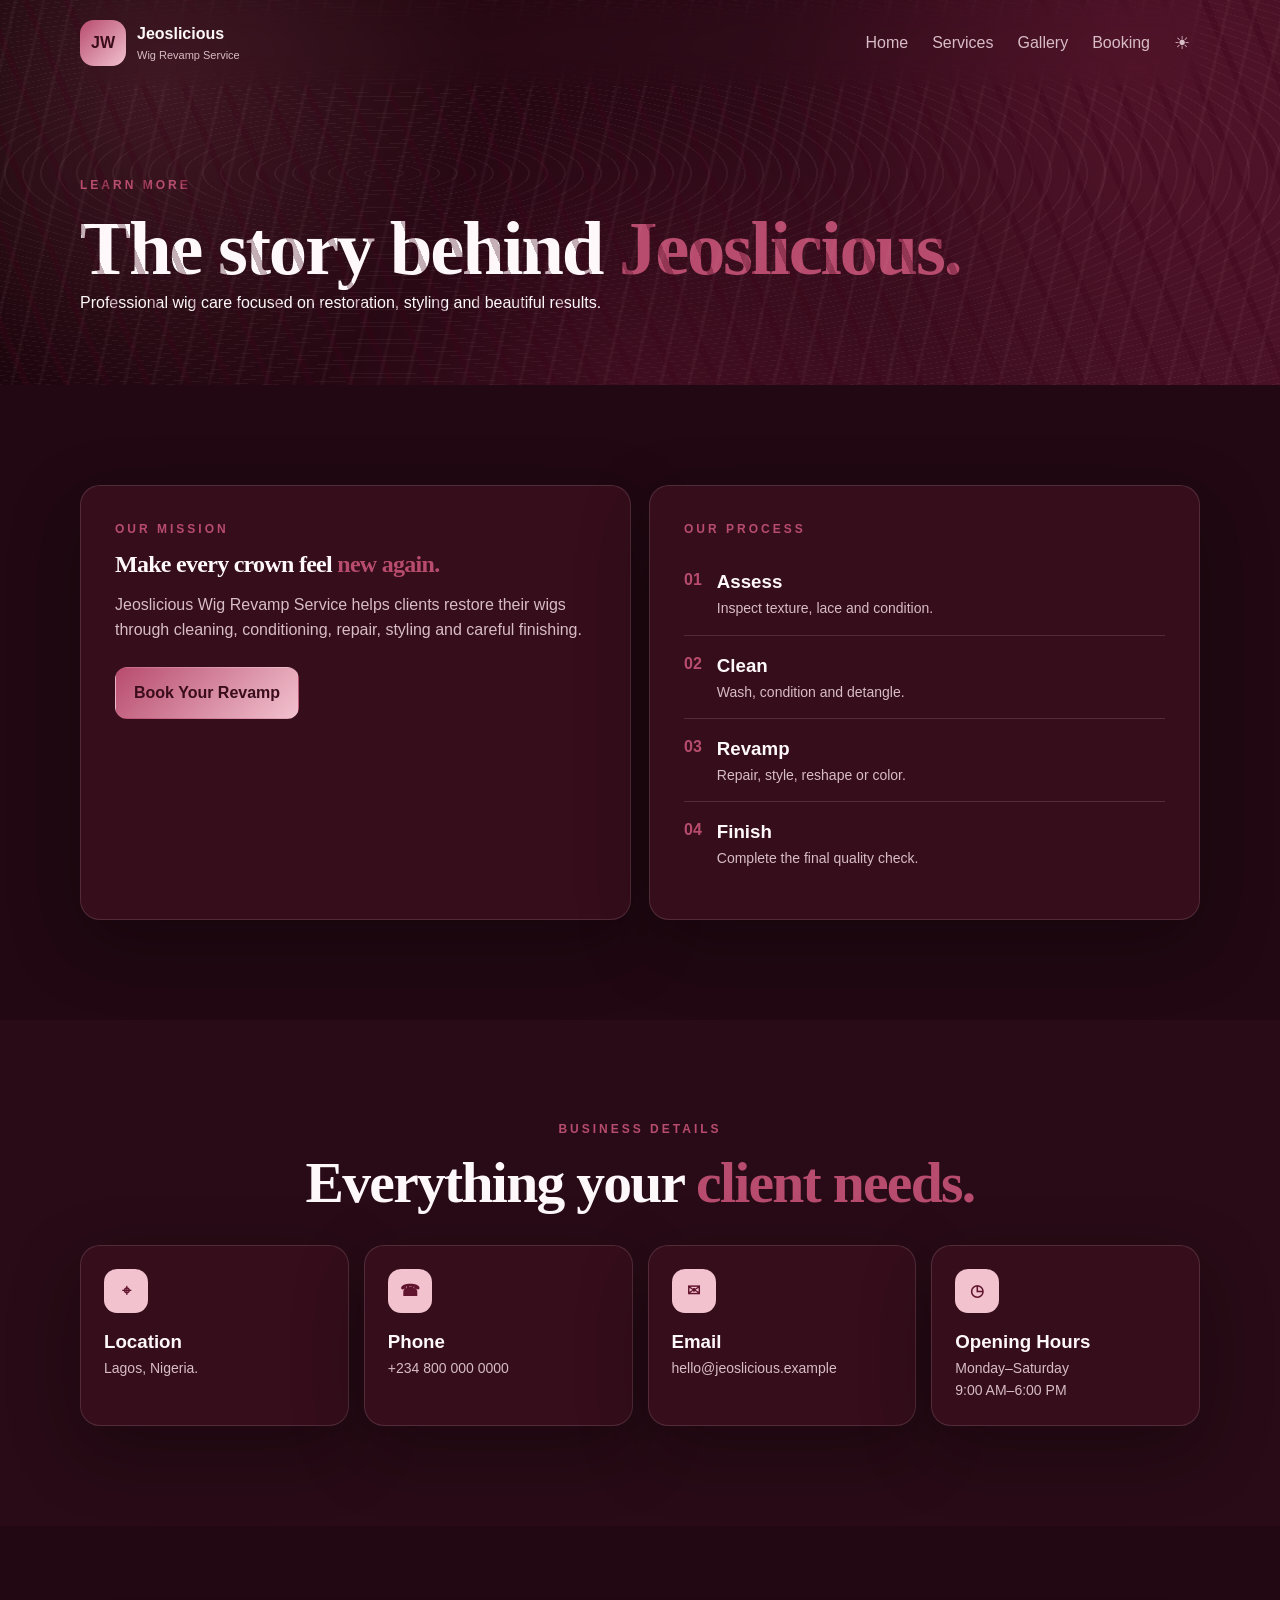
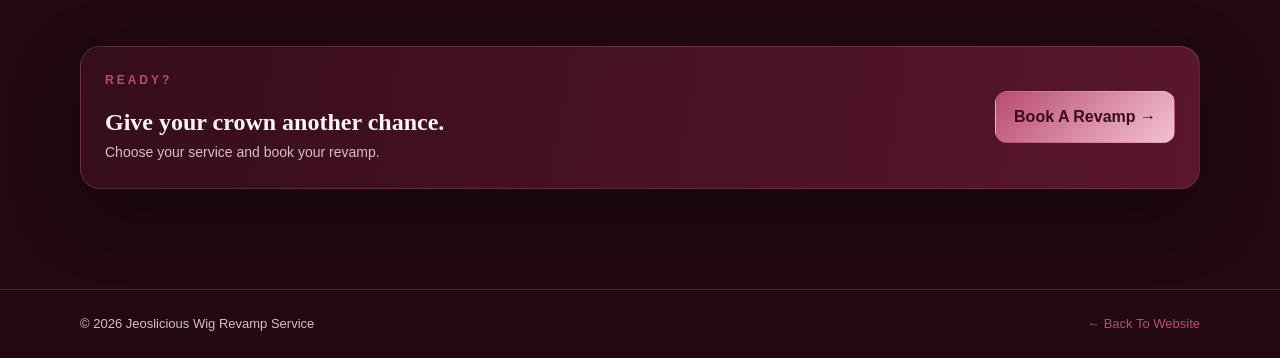
<file: about.html>
<!DOCTYPE html>
<html lang="en">

<head>

    <meta charset="UTF-8">

    <meta
        name="viewport"
        content="width=device-width, initial-scale=1.0"
    >

    <meta
        name="description"
        content="About Jeoslicious Wig Revamp Service"
    >

    <title>
        About | Jeoslicious Wig Revamp Service
    </title>

    <link
        rel="stylesheet"
        href="style.css"
    >

</head>

<body>


<header class="site-header inner-page-header">


    <nav class="navbar container">

        <a
            class="brand"
            href="index.html"
        >

            <span class="brand-mark">
                JW
            </span>

            <span>

                <strong>
                    Jeoslicious
                </strong>

                <small>
                    Wig Revamp Service
                </small>

            </span>

        </a>


        <div class="nav-links static-links">

            <a href="index.html">
                Home
            </a>

            <a href="index.html#services">
                Services
            </a>

            <a href="index.html#gallery">
                Gallery
            </a>

            <a href="index.html#booking">
                Booking
            </a>

            <button
                class="theme-button"
                id="themeButton"
                type="button"
            >
                ☀
            </button>

        </div>

    </nav>


    <section class="page-hero container reveal">

        <p class="eyebrow">
            LEARN MORE
        </p>


        <h1>

            The story behind

            <span>
                Jeoslicious.
            </span>

        </h1>


        <p>

            Professional wig care focused
            on restoration, styling and
            beautiful results.

        </p>

    </section>

</header>



<main>


    <!-- STORY -->

    <section class="section container">

        <div class="about-grid">


            <article class="about-card reveal">

                <p class="eyebrow">
                    OUR MISSION
                </p>

                <h2>

                    Make every crown feel

                    <span>
                        new again.
                    </span>

                </h2>

                <p>

                    Jeoslicious Wig Revamp Service
                    helps clients restore their wigs
                    through cleaning, conditioning,
                    repair, styling and careful
                    finishing.

                </p>

                <a
                    href="index.html#booking"
                    class="btn primary"
                >
                    Book Your Revamp
                </a>

            </article>


            <article class="about-card reveal">

                <p class="eyebrow">
                    OUR PROCESS
                </p>


                <div class="process-step">

                    <b>
                        01
                    </b>

                    <div>

                        <h3>
                            Assess
                        </h3>

                        <p>
                            Inspect texture,
                            lace and condition.
                        </p>

                    </div>

                </div>


                <div class="process-step">

                    <b>
                        02
                    </b>

                    <div>

                        <h3>
                            Clean
                        </h3>

                        <p>
                            Wash, condition
                            and detangle.
                        </p>

                    </div>

                </div>


                <div class="process-step">

                    <b>
                        03
                    </b>

                    <div>

                        <h3>
                            Revamp
                        </h3>

                        <p>
                            Repair, style,
                            reshape or color.
                        </p>

                    </div>

                </div>


                <div class="process-step">

                    <b>
                        04
                    </b>

                    <div>

                        <h3>
                            Finish
                        </h3>

                        <p>
                            Complete the final
                            quality check.
                        </p>

                    </div>

                </div>

            </article>

        </div>

    </section>



    <!-- BUSINESS DETAILS -->

    <section class="section alt">

        <div class="container">


            <div class="section-heading centered reveal">

                <p class="eyebrow">
                    BUSINESS DETAILS
                </p>

                <h2 class="section-title">

                    Everything your

                    <span>
                        client needs.
                    </span>

                </h2>

            </div>


            <div class="feature-grid">


                <article class="feature-card reveal">

                    <div class="icon">
                        ⌖
                    </div>

                    <h3>
                        Location
                    </h3>

                    <p>
                        Lagos, Nigeria.
                    </p>

                </article>


                <article class="feature-card reveal">

                    <div class="icon">
                        ☎
                    </div>

                    <h3>
                        Phone
                    </h3>

                    <p>
                        +234 800 000 0000
                    </p>

                </article>


                <article class="feature-card reveal">

                    <div class="icon">
                        ✉
                    </div>

                    <h3>
                        Email
                    </h3>

                    <p>
                        hello@jeoslicious.example
                    </p>

                </article>


                <article class="feature-card reveal">

                    <div class="icon">
                        ◷
                    </div>

                    <h3>
                        Opening Hours
                    </h3>

                    <p>
                        Monday–Saturday
                        <br>
                        9:00 AM–6:00 PM
                    </p>

                </article>


            </div>

        </div>

    </section>



    <!-- CALL TO ACTION -->

    <section class="section container">

        <div class="learn-banner reveal">

            <div>

                <p class="eyebrow">
                    READY?
                </p>

                <h3>
                    Give your crown
                    another chance.
                </h3>

                <p>
                    Choose your service
                    and book your revamp.
                </p>

            </div>


            <a
                href="index.html#booking"
                class="btn primary"
            >
                Book A Revamp →
            </a>

        </div>

    </section>

</main>



<footer class="footer">

    <div class="container footer-inner">

        <p>
            ©
            <span id="year"></span>
            Jeoslicious Wig Revamp Service
        </p>

        <a href="index.html">
            ← Back To Website
        </a>

    </div>

</footer>


<script
    src="script.js"
    defer
></script>

</body>

</html>
</file>
<file: style.css>
:root {

    --background: #210812;
    --surface: #350d1b;
    --surface-light: #59162f;

    --text: #fff8fa;
    --muted: #d8bcc6;

    --primary: #b84c6e;
    --accent: #f2c2cf;

    --border:
        rgba(255, 221, 231, 0.14);

    --shadow:
        0 24px 70px rgba(0, 0, 0, 0.30);
}


body.light-mode {

    --background: #fff7f9;
    --surface: #ffffff;
    --surface-light: #f5dce4;

    --text: #38101d;
    --muted: #735864;

    --primary: #8f2949;
    --accent: #f6d9e2;

    --border:
        rgba(88, 21, 42, 0.14);

    --shadow:
        0 20px 50px rgba(88, 21, 42, 0.11);
}


/* ================================
   RESET
================================ */

* {

    margin: 0;
    padding: 0;

    box-sizing: border-box;
}


html {

    scroll-behavior: smooth;
}


body {

    font-family:
        Arial,
        Helvetica,
        sans-serif;

    background:
        var(--background);

    color:
        var(--text);

    line-height:
        1.6;

    transition:
        background .3s ease,
        color .3s ease;
}


a {

    color:
        inherit;

    text-decoration:
        none;
}


button,
input,
select,
textarea {

    font:
        inherit;
}


button {

    cursor:
        pointer;
}


.container {

    width:
        min(1120px, 92%);

    margin:
        auto;
}


/* ================================
   MAROON HAIR BACKGROUND
================================ */

.site-header {

    min-height:
        100vh;

    position:
        relative;

    overflow:
        hidden;

    background:

        radial-gradient(
            circle at 12% 22%,
            rgba(222,111,141,.18),
            transparent 28%
        ),

        radial-gradient(
            circle at 88% 15%,
            rgba(145,35,70,.24),
            transparent 30%
        ),

        radial-gradient(
            circle at 50% 100%,
            rgba(101,23,50,.28),
            transparent 38%
        ),

        repeating-radial-gradient(
            ellipse at 30% 45%,
            rgba(249,210,221,.055) 0 2px,
            transparent 2px 18px
        ),

        linear-gradient(
            125deg,
            #160409,
            #2a0915 48%,
            #4b1227
        );
}


.site-header::before {

    content:
        "";

    position:
        absolute;

    inset:
        -10%;

    pointer-events:
        none;

    opacity:
        .55;

    background:

        repeating-linear-gradient(
            108deg,
            transparent 0 8px,
            rgba(246,199,214,.07) 8px 11px,
            transparent 11px 25px
        ),

        repeating-linear-gradient(
            72deg,
            transparent 0 13px,
            rgba(60,4,25,.55) 13px 19px,
            transparent 19px 34px
        );

    transform:
        rotate(-5deg)
        scale(1.1);

    animation:
        hairMove 12s linear infinite;
}


/* ================================
   NAVIGATION
================================ */

.navbar {

    height:
        86px;

    display:
        flex;

    align-items:
        center;

    justify-content:
        space-between;

    position:
        relative;

    z-index:
        10;

    backdrop-filter:
        blur(15px);
}


.brand {

    display:
        flex;

    align-items:
        center;

    gap:
        11px;
}


.brand-mark {

    width:
        46px;

    height:
        46px;

    display:
        grid;

    place-items:
        center;

    border-radius:
        14px;

    background:
        linear-gradient(
            135deg,
            var(--primary),
            var(--accent)
        );

    color:
        #3b0d1c;

    font-weight:
        900;
}


.brand strong,
.brand small {

    display:
        block;
}


.brand small {

    font-size:
        11px;

    color:
        var(--muted);
}


.nav-links {

    display:
        flex;

    align-items:
        center;

    gap:
        4px;
}


.nav-links a,
.theme-button {

    border:
        0;

    background:
        transparent;

    color:
        var(--muted);

    padding:
        9px 10px;

    border-radius:
        10px;
}


.nav-links a:hover,
.theme-button:hover {

    color:
        var(--text);

    background:
        var(--surface-light);
}


.learn-link {

    color:
        var(--primary) !important;
}


.theme-button {

    font-size:
        18px;
}


.menu-toggle {

    display:
        none;

    border:
        0;

    background:
        transparent;

    color:
        var(--text);

    font-size:
        28px;
}


/* ================================
   HERO
================================ */

.hero {

    min-height:
        calc(100vh - 86px);

    display:
        grid;

    grid-template-columns:
        1fr 1fr;

    align-items:
        center;

    gap:
        55px;

    position:
        relative;

    z-index:
        2;

    padding:
        45px 0 75px;
}


.eyebrow {

    font-size:
        12px;

    letter-spacing:
        3px;

    font-weight:
        800;

    color:
        var(--primary);

    margin-bottom:
        13px;
}


.hero h1,
.section-title,
.page-hero h1,
.about-card h2,
.hero-card-content h2 {

    font-family:
        Georgia,
        serif;

    line-height:
        1.06;

    letter-spacing:
        -.03em;
}


.hero h1 {

    font-size:
        clamp(3rem, 6vw, 5.6rem);
}


.hero h1 span,
.section-title span,
.page-hero h1 span,
.about-card h2 span {

    color:
        var(--primary);
}


.hero-lead {

    color:
        var(--muted);

    max-width:
        700px;

    margin:
        22px 0 28px;
}


.hero-actions {

    display:
        flex;

    gap:
        12px;

    flex-wrap:
        wrap;
}


.btn {

    display:
        inline-flex;

    align-items:
        center;

    justify-content:
        center;

    padding:
        12px 18px;

    border-radius:
        12px;

    font-weight:
        800;

    border:
        1px solid transparent;

    transition:
        .2s;
}


.btn:hover {

    transform:
        translateY(-3px);
}


.primary {

    background:
        linear-gradient(
            135deg,
            var(--primary),
            var(--accent)
        );

    color:
        #3b0d1c;
}


.secondary {

    background:
        var(--surface);

    border-color:
        var(--border);

    color:
        var(--text);
}


.small {

    padding:
        8px 12px;

    font-size:
        13px;
}


.hero-stats {

    display:
        flex;

    gap:
        27px;

    margin-top:
        35px;

    flex-wrap:
        wrap;
}


.hero-stats strong {

    display:
        block;

    font-size:
        1.2rem;
}


.hero-stats span {

    color:
        var(--muted);

    font-size:
        12px;
}


/* ================================
   HERO CARD
================================ */

.hero-card {

    min-height:
        560px;

    position:
        relative;

    overflow:
        hidden;

    border:
        1px solid var(--border);

    border-radius:
        32px;

    background:
        rgba(53,13,27,.72);

    box-shadow:
        var(--shadow);

    animation:
        floatCard 5s ease-in-out infinite;
}


.hero-card > img {

    width:
        100%;

    height:
        100%;

    object-fit:
        cover;
}


.hero-card-content {

    position:
        absolute;

    left:
        20px;

    right:
        20px;

    bottom:
        20px;

    padding:
        18px;

    border-radius:
        16px;

    background:
        rgba(42,6,21,.72);

    backdrop-filter:
        blur(10px);
}


.hero-card-content > span {

    color:
        #f0b7c6;

    font-size:
        11px;

    font-weight:
        800;

    letter-spacing:
        2px;
}


.hero-card-content h2 {

    font-size:
        30px;
}


.hero-card-content p {

    color:
        #dfc8cf;

    font-size:
        14px;
}


.hero-card-content strong {

    color:
        #e59bb0;
}


/* ================================
   SECTIONS
================================ */

.section {

    padding:
        100px 0;
}


.alt {

    background:
        rgba(184,76,110,.045);
}


.section-heading {

    max-width:
        760px;

    margin-bottom:
        32px;
}


.centered {

    text-align:
        center;

    margin-left:
        auto;

    margin-right:
        auto;
}


.section-title {

    font-size:
        clamp(2.3rem,4.5vw,4rem);
}


.section-heading > p:last-child {

    color:
        var(--muted);

    margin-top:
        13px;
}


/* ================================
   FEATURE CARDS
================================ */

.feature-grid {

    display:
        grid;

    grid-template-columns:
        repeat(4,1fr);

    gap:
        15px;
}


.feature-card {

    padding:
        23px;

    background:
        var(--surface);

    border:
        1px solid var(--border);

    border-radius:
        20px;

    box-shadow:
        var(--shadow);

    transition:
        transform .3s ease;
}


.feature-card:hover {

    transform:
        translateY(-7px);
}


.feature-card p {

    color:
        var(--muted);

    font-size:
        14px;
}


.icon {

    width:
        44px;

    height:
        44px;

    display:
        grid;

    place-items:
        center;

    border-radius:
        13px;

    background:
        var(--accent);

    color:
        #61142d;

    font-weight:
        900;

    margin-bottom:
        14px;
}


/* ================================
   LEARN MORE
================================ */

.learn-banner {

    margin-top:
        20px;

    padding:
        24px;

    display:
        flex;

    align-items:
        center;

    justify-content:
        space-between;

    gap:
        20px;

    background:
        linear-gradient(
            100deg,
            var(--surface),
            var(--surface-light)
        );

    border:
        1px solid var(--border);

    border-radius:
        20px;

    box-shadow:
        var(--shadow);
}


.learn-banner h3 {

    font-family:
        Georgia,
        serif;

    font-size:
        1.5rem;
}


.learn-banner p:last-child {

    color:
        var(--muted);

    font-size:
        14px;
}


/* ================================
   FILTERS
================================ */

.filters {

    display:
        flex;

    gap:
        8px;

    flex-wrap:
        wrap;

    margin:
        20px 0 27px;
}


.filter {

    border:
        1px solid var(--border);

    background:
        var(--surface);

    color:
        var(--muted);

    border-radius:
        999px;

    padding:
        9px 14px;
}


.filter.active,
.filter:hover {

    background:
        var(--primary);

    color:
        #3b0d1c;

    border-color:
        transparent;

    font-weight:
        800;
}


/* ================================
   SERVICES
================================ */

.service-grid {

    display:
        grid;

    grid-template-columns:
        repeat(3,1fr);

    gap:
        15px;
}


.service-card {

    padding:
        16px;

    background:
        var(--surface);

    border:
        1px solid var(--border);

    border-radius:
        20px;

    box-shadow:
        var(--shadow);

    transition:
        transform .25s ease,
        border .25s ease;
}


.service-card:hover {

    transform:
        translateY(-7px);

    border-color:
        rgba(184,76,110,.5);
}


.service-card.is-hidden {

    display:
        none;
}


.service-card img {

    width:
        100%;

    height:
        260px;

    display:
        block;

    object-fit:
        cover;

    border-radius:
        15px;

    margin-bottom:
        13px;
}


.pill {

    display:
        inline-block;

    font-size:
        10px;

    padding:
        5px 8px;

    border-radius:
        999px;

    background:
        rgba(184,76,110,.13);

    color:
        var(--primary);

    font-weight:
        800;
}


.service-card h3 {

    margin:
        12px 0 7px;
}


.service-card p {

    color:
        var(--muted);

    font-size:
        14px;

    min-height:
        58px;
}


.service-bottom {

    display:
        flex;

    align-items:
        center;

    justify-content:
        space-between;

    gap:
        10px;

    margin-top:
        15px;
}


.service-card strong {

    color:
        var(--primary);
}


.select-service {

    border:
        0;

    background:
        var(--surface-light);

    color:
        var(--text);

    padding:
        9px 11px;

    border-radius:
        9px;

    font-weight:
        800;
}


/* ================================
   GALLERY
================================ */

.photo-grid {

    display:
        grid;

    grid-template-columns:
        repeat(4,1fr);

    gap:
        15px;
}


.photo-card {

    margin:
        0;

    overflow:
        hidden;

    border:
        1px solid var(--border);

    border-radius:
        20px;

    background:
        var(--surface);

    box-shadow:
        var(--shadow);
}


.photo-card img {

    width:
        100%;

    height:
        330px;

    display:
        block;

    object-fit:
        cover;

    transition:
        transform .45s ease;
}


.photo-card:hover img {

    transform:
        scale(1.06);
}


.photo-card figcaption {

    padding:
        14px;

    font-weight:
        800;
}


/* ================================
   BEFORE / AFTER
================================ */

.comparison {

    position:
        relative;

    width:
        min(900px,100%);

    height:
        500px;

    margin:
        35px auto 20px;

    overflow:
        hidden;

    border:
        1px solid var(--border);

    border-radius:
        25px;

    box-shadow:
        var(--shadow);
}


.after-image {

    position:
        absolute;

    inset:
        0;

    width:
        100%;

    height:
        100%;

    object-fit:
        cover;
}


.before-clip {

    position:
        absolute;

    inset:
        0;

    width:
        50%;

    overflow:
        hidden;

    z-index:
        2;
}


.before-clip img {

    width:
        900px;

    max-width:
        none;

    height:
        500px;

    object-fit:
        cover;
}


.comparison input {

    position:
        absolute;

    inset:
        0;

    width:
        100%;

    height:
        100%;

    z-index:
        5;

    appearance:
        none;

    background:
        transparent;

    cursor:
        ew-resize;
}


.comparison input::-webkit-slider-thumb {

    appearance:
        none;

    width:
        5px;

    height:
        100%;

    background:
        transparent;
}


.comparison input::-moz-range-thumb {

    width:
        5px;

    height:
        500px;

    background:
        transparent;

    border:
        0;
}


.comparison-line {

    position:
        absolute;

    top:
        0;

    bottom:
        0;

    left:
        50%;

    width:
        3px;

    z-index:
        4;

    background:
        white;

    box-shadow:
        0 0 15px
        rgba(255,255,255,.65);

    pointer-events:
        none;
}


.comparison-line span {

    position:
        absolute;

    top:
        50%;

    left:
        50%;

    transform:
        translate(-50%,-50%);

    width:
        46px;

    height:
        46px;

    display:
        grid;

    place-items:
        center;

    border-radius:
        50%;

    background:
        white;

    color:
        #4b1227;

    font-weight:
        900;
}


.comparison-grid {

    display:
        grid;

    grid-template-columns:
        1fr 1fr;

    gap:
        15px;
}


.comparison-small {

    position:
        relative;

    overflow:
        hidden;

    border:
        1px solid var(--border);

    border-radius:
        20px;

    background:
        var(--surface);
}


.comparison-small img {

    width:
        100%;

    height:
        300px;

    display:
        block;

    object-fit:
        cover;
}


.comparison-small span {

    position:
        absolute;

    left:
        15px;

    bottom:
        15px;

    padding:
        7px 11px;

    border-radius:
        999px;

    background:
        rgba(0,0,0,.65);

    color:
        white;

    font-size:
        11px;

    font-weight:
        800;

    letter-spacing:
        2px;
}


/* ================================
   BOOKING
================================ */

.booking-box {

    padding:
        40px;

    background:
        var(--surface);

    border:
        1px solid var(--border);

    border-radius:
        24px;

    box-shadow:
        var(--shadow);
}


.form-grid {

    display:
        grid;

    grid-template-columns:
        1fr 1fr;

    gap:
        17px;
}


label {

    display:
        flex;

    flex-direction:
        column;

    gap:
        7px;

    font-size:
        14px;

    font-weight:
        800;
}


label.full {

    grid-column:
        1 / -1;
}


input,
select,
textarea {

    width:
        100%;

    padding:
        13px;

    border:
        1px solid var(--border);

    border-radius:
        11px;

    background:
        var(--background);

    color:
        var(--text);

    outline:
        none;
}


input:focus,
select:focus,
textarea:focus {

    border-color:
        var(--primary);

    box-shadow:
        0 0 0 3px
        rgba(184,76,110,.12);
}


textarea {

    resize:
        vertical;
}


.form-actions {

    display:
        flex;

    gap:
        12px;

    flex-wrap:
        wrap;

    margin-top:
        20px;
}


.form-message {

    color:
        var(--muted);

    margin-top:
        15px;
}


.booking-result {

    display:
        flex;

    gap:
        13px;

    align-items:
        flex-start;

    margin-top:
        21px;

    padding:
        18px;

    border-radius:
        15px;

    background:
        rgba(184,76,110,.08);

    border:
        1px solid rgba(184,76,110,.3);
}


.check {

    width:
        36px;

    height:
        36px;

    display:
        grid;

    place-items:
        center;

    border-radius:
        50%;

    background:
        var(--accent);

    color:
        #4b1227;

    font-weight:
        900;
}


.booking-result p {

    color:
        var(--muted);

    margin:
        4px 0 10px;
}


/* ================================
   FAQ
================================ */

.faq-list {

    display:
        grid;

    gap:
        12px;

    max-width:
        850px;
}


.faq-item {

    padding:
        18px 20px;

    background:
        var(--surface);

    border:
        1px solid var(--border);

    border-radius:
        15px;
}


.faq-item summary {

    cursor:
        pointer;

    font-weight:
        800;
}


.faq-item p {

    color:
        var(--muted);

    padding-top:
        10px;
}


/* ================================
   CONTACT
================================ */

.contact-section {

    background:
        rgba(184,76,110,.055);
}


.contact-grid {

    display:
        grid;

    grid-template-columns:
        1fr 1fr;

    gap:
        55px;
}


.contact-list {

    display:
        grid;

    grid-template-columns:
        1fr 1fr;

    gap:
        12px;
}


.contact-card {

    padding:
        17px;

    display:
        flex;

    gap:
        12px;

    align-items:
        flex-start;

    background:
        var(--surface);

    border:
        1px solid var(--border);

    border-radius:
        20px;

    transition:
        transform .2s,
        border .2s;
}


.contact-card:hover {

    transform:
        translateY(-4px);

    border-color:
        rgba(184,76,110,.45);
}


.contact-card > span {

    font-size:
        1.3rem;

    color:
        var(--primary);
}


.contact-card b,
.contact-card small {

    display:
        block;
}


.contact-card small {

    color:
        var(--muted);
}


/* ================================
   FOOTER
================================ */

.footer {

    padding:
        24px 0;

    border-top:
        1px solid var(--border);
}


.footer-inner {

    display:
        flex;

    align-items:
        center;

    justify-content:
        space-between;

    gap:
        15px;

    flex-wrap:
        wrap;

    color:
        var(--muted);

    font-size:
        13px;
}


.footer-inner a {

    color:
        var(--primary);
}


/* ================================
   WHATSAPP
================================ */

.whatsapp-button {

    position:
        fixed;

    right:
        20px;

    bottom:
        20px;

    z-index:
        80;

    display:
        flex;

    align-items:
        center;

    gap:
        10px;

    padding:
        11px 15px;

    border-radius:
        15px;

    background:
        #7b2345;

    color:
        white;

    box-shadow:
        0 14px 35px
        rgba(0,0,0,.25);

    transition:
        .2s;
}


.whatsapp-button:hover {

    transform:
        translateY(-5px);
}


.whatsapp-button span {

    width:
        36px;

    height:
        36px;

    display:
        grid;

    place-items:
        center;

    border-radius:
        50%;

    background:
        rgba(255,255,255,.13);
}


.whatsapp-button strong,
.whatsapp-button small {

    display:
        block;
}


.whatsapp-button small {

    font-size:
        11px;

    opacity:
        .8;
}


/* ================================
   BACK TO TOP
================================ */

.back-to-top {

    position:
        fixed;

    right:
        20px;

    bottom:
        95px;

    z-index:
        80;

    width:
        44px;

    height:
        44px;

    border:
        1px solid var(--border);

    border-radius:
        50%;

    background:
        var(--surface);

    color:
        var(--text);

    font-size:
        20px;

    opacity:
        0;

    visibility:
        hidden;

    transform:
        translateY(10px);

    transition:
        .25s;
}


.back-to-top.show {

    opacity:
        1;

    visibility:
        visible;

    transform:
        translateY(0);
}


/* ================================
   LOADER
================================ */

.loader {

    position:
        fixed;

    inset:
        0;

    z-index:
        9999;

    display:
        flex;

    align-items:
        center;

    justify-content:
        center;

    background:
        linear-gradient(
            135deg,
            #160409,
            #4b1227
        );

    transition:
        .6s;
}


.loader.hide {

    opacity:
        0;

    visibility:
        hidden;

    pointer-events:
        none;
}


.loader-box {

    text-align:
        center;
}


.loader-logo {

    width:
        80px;

    height:
        80px;

    margin:
        auto;

    display:
        grid;

    place-items:
        center;

    border-radius:
        24px;

    background:
        linear-gradient(
            135deg,
            #b84c6e,
            #f2c2cf
        );

    color:
        #3b0d1c;

    font-size:
        26px;

    font-weight:
        900;

    animation:
        pulse 1.8s infinite;
}


.loader-box h2 {

    font-family:
        Georgia,
        serif;

    color:
        white;

    margin-top:
        18px;
}


.loader-box p {

    color:
        #e0bdc7;
}


.loader-line {

    width:
        200px;

    height:
        4px;

    margin:
        18px auto 0;

    overflow:
        hidden;

    border-radius:
        999px;

    background:
        rgba(255,255,255,.12);
}


.loader-line span {

    display:
        block;

    width:
        45%;

    height:
        100%;

    background:
        #f2c2cf;

    animation:
        loadbar 1.2s infinite;
}


/* ================================
   ANIMATION
================================ */

.reveal {

    opacity:
        0;

    transform:
        translateY(30px);

    transition:
        opacity .75s ease,
        transform .75s ease;
}


.reveal.show {

    opacity:
        1;

    transform:
        none;
}


@keyframes pulse {

    50% {
        transform:
            scale(1.08);
    }

}


@keyframes loadbar {

    0% {
        transform:
            translateX(-130%);
    }

    100% {
        transform:
            translateX(350%);
    }

}


@keyframes hairMove {

    50% {
        transform:
            rotate(-3deg)
            scale(1.13)
            translateX(25px);
    }

}


@keyframes floatCard {

    50% {
        transform:
            translateY(-10px);
    }

}


/* ================================
   ABOUT PAGE
================================ */

.inner-page-header {

    min-height:
        auto;
}


.page-hero {

    padding:
        90px 0 70px;
}


.page-hero h1 {

    font-size:
        clamp(3rem,6vw,5rem);
}


.about-grid {

    display:
        grid;

    grid-template-columns:
        1fr 1fr;

    gap:
        18px;
}


.about-card {

    padding:
        34px;

    background:
        var(--surface);

    border:
        1px solid var(--border);

    border-radius:
        20px;

    box-shadow:
        var(--shadow);
}


.about-card > p:not(.eyebrow) {

    color:
        var(--muted);

    margin:
        14px 0 24px;
}


.process-step {

    display:
        flex;

    gap:
        15px;

    padding:
        15px 0;

    border-bottom:
        1px solid var(--border);
}


.process-step:last-child {

    border:
        none;
}


.process-step > b {

    color:
        var(--primary);
}


.process-step p {

    color:
        var(--muted);

    font-size:
        14px;
}


/* ================================
   RESPONSIVE
================================ */

@media (max-width: 1000px) {

    .feature-grid,
    .service-grid {

        grid-template-columns:
            repeat(2,1fr);

    }


    .photo-grid {

        grid-template-columns:
            repeat(2,1fr);

    }

}


@media (max-width: 800px) {

    .menu-toggle {

        display:
            block;

    }


    .nav-links {

        position:
            absolute;

        left:
            0;

        right:
            0;

        top:
            78px;

        display:
            none;

        flex-direction:
            column;

        background:
            var(--surface);

        border:
            1px solid var(--border);

        border-radius:
            15px;

        padding:
            10px;

        box-shadow:
            var(--shadow);

    }


    .nav-links.show {

        display:
            flex;

    }


    .nav-links a,
    .theme-button {

        width:
            100%;

        text-align:
            center;

    }


    .hero {

        grid-template-columns:
            1fr;

    }


    .hero-card {

        min-height:
            460px;

    }


    .contact-grid,
    .about-grid {

        grid-template-columns:
            1fr;

    }


    .contact-list {

        grid-template-columns:
            1fr 1fr;

    }


    .comparison {

        height:
            420px;

    }


    .before-clip img {

        height:
            420px;

    }

}


@media (max-width: 600px) {

    .feature-grid,
    .service-grid,
    .photo-grid,
    .form-grid,
    .contact-list {

        grid-template-columns:
            1fr;

    }


    label.full {

        grid-column:
            auto;

    }


    .hero h1 {

        font-size:
            3rem;

    }


    .booking-box,
    .about-card {

        padding:
            24px;

    }


    .hero-card {

        min-height:
            390px;

    }


    .service-card img,
    .photo-card img {

        height:
            250px;

    }


    .comparison {

        height:
            340px;

    }


    .before-clip img {

        height:
            340px;

        width:
            800px;

    }


    .comparison-grid {

        grid-template-columns:
            1fr;

    }


    .whatsapp-button {

        right:
            14px;

        bottom:
            14px;

        padding:
            10px;

    }


    .whatsapp-button div {

        display:
            none;

    }

}


@media (prefers-reduced-motion: reduce) {

    *,
    *::before,
    *::after {

        animation-duration:
            .01ms !important;

        animation-iteration-count:
            1 !important;

        transition-duration:
            .01ms !important;

        scroll-behavior:
            auto !important;

    }

}
</file>
